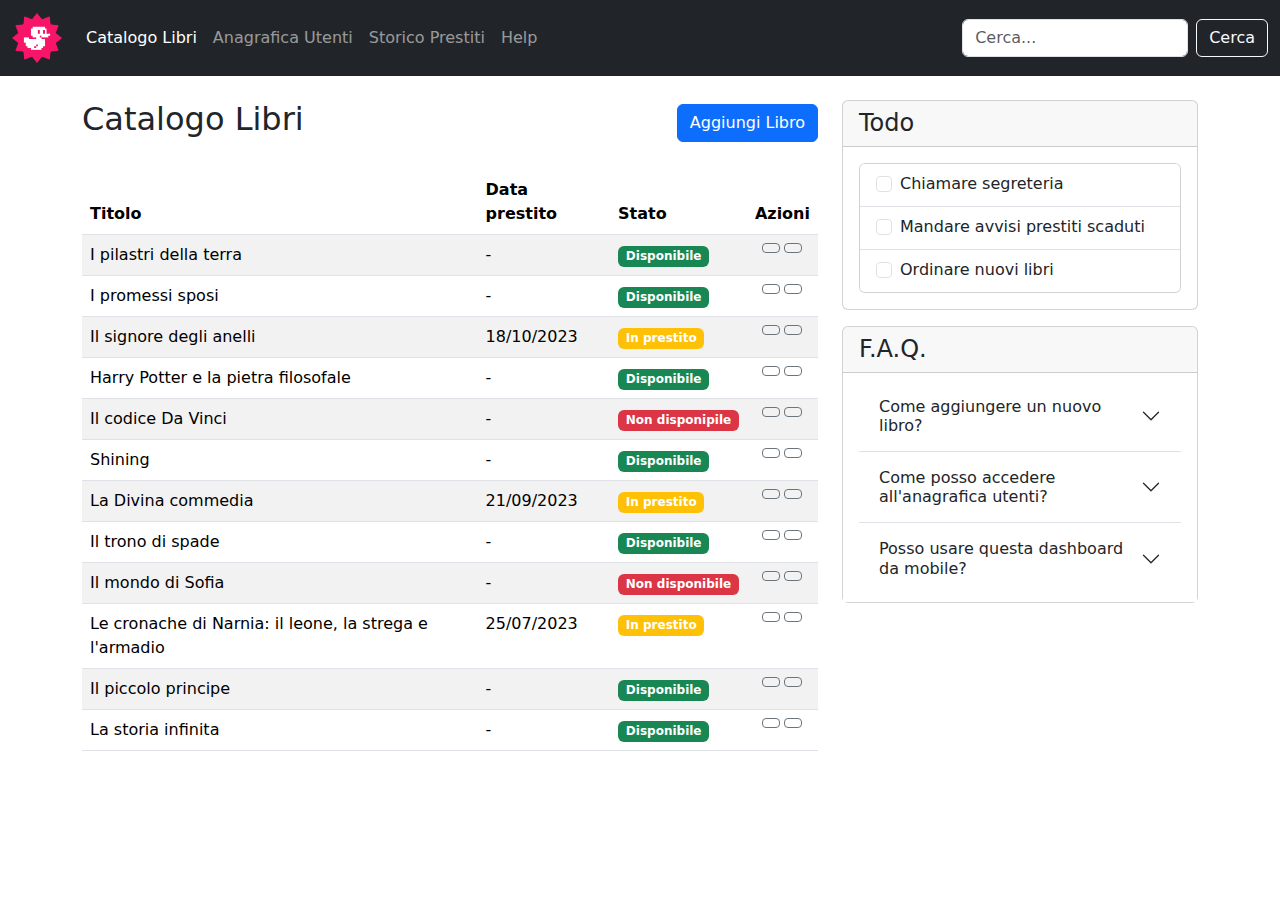
<file: index.html>
<!doctype html>
<html lang="en">
    <head>
        <meta charset="utf-8">
        <meta name="viewport" content="width=device-width, initial-scale=1">
        <title>Bootstrap Dashboard</title>
        <link rel="stylesheet" href="css/style.css">
        <link rel="stylesheet" href="https://cdnjs.cloudflare.com/ajax/libs/font-awesome/6.7.1/css/all.min.css" integrity="sha512-5Hs3dF2AEPkpNAR7UiOHba+lRSJNeM2ECkwxUIxC1Q/FLycGTbNapWXB4tP889k5T5Ju8fs4b1P5z/iB4nMfSQ==" crossorigin="anonymous" referrerpolicy="no-referrer" />
        <link href="https://cdn.jsdelivr.net/npm/bootstrap@5.3.3/dist/css/bootstrap.min.css" rel="stylesheet" integrity="sha384-QWTKZyjpPEjISv5WaRU9OFeRpok6YctnYmDr5pNlyT2bRjXh0JMhjY6hW+ALEwIH" crossorigin="anonymous">
    </head>
    <body>
        <header class="z-3 position-sticky top-0 start-0">
            <nav class="navbar navbar-expand-lg navbar-dark bg-dark">
                <div class="container-fluid">
                    <a class="navbar-brand" href="#">
                        <img src="img/duck.png" alt="logo" id="logo">
                    </a>
                    <button class="navbar-toggler" type="button" data-bs-toggle="collapse" data-bs-target="#navbarNav" aria-controls="navbarNav" aria-expanded="false" aria-label="Toggle navigation">
                    <span class="navbar-toggler-icon"></span>
                    </button>
                    <div class="collapse navbar-collapse" id="navbarNav">
                        <ul class="navbar-nav me-auto">
                            <li class="nav-item">
                                <a class="nav-link active" aria-current="page" href="#">Catalogo Libri</a>
                            </li>
                            <li class="nav-item">
                                <a class="nav-link" href="#">Anagrafica Utenti</a>
                            </li>
                            <li class="nav-item">
                                <a class="nav-link" href="#">Storico Prestiti</a>
                            </li>
                            <li class="nav-item">
                                <a class="nav-link" href="#">Help</a>
                            </li>
                        </ul>
                        <form class="d-flex" role="search">
                            <input class="form-control me-2" type="search" placeholder="Cerca..." aria-label="Search">
                            <button class="btn btn-outline-light" type="submit">Cerca</button>
                        </form>
                    </div>
                </div>
            </nav>
        </header>
        <main class="container">
            <div class="row">
                <section class="col-lg-8">
                    <div class="d-flex justify-content-between align-items-center my-4">
                        <h2>Catalogo Libri</h2>
                        <a class="btn btn-primary" role="button" href="new-book.html">Aggiungi Libro</a>
                    </div>
                    <table class="table table-striped">
                        <thead>
                            <tr>
                                <th scope="col">Titolo</th>
                                <th scope="col" class="d-none d-md-table-cell">Data prestito</th>
                                <th scope="col">Stato</th>
                                <th scope="col" class="text-center">Azioni</th>
                            </tr>
                        </thead>
                        <tbody>
                            <tr>
                                <td>I pilastri della terra</td>
                                <td class="d-none d-md-table-cell">-</td>
                                <td><span class="badge text-bg-success">Disponibile</span></td>
                                <td>
                                    <div class="d-flex justify-content-center gap-1">
                                        <button type="button" class="btn btn-outline-secondary btn-sm"><i class="fa-solid fa-pencil"></i></button>
                                        <button type="button" class="btn btn-outline-secondary btn-sm"><i class="fa-solid fa-trash"></i></button>
                                    </div>
                                </td>
                            </tr>
                            <tr>
                                <td>I promessi sposi</td>
                                <td class="d-none d-md-table-cell">-</td>
                                <td><span class="badge text-bg-success">Disponibile</span></td>
                                <td>
                                    <div class="d-flex justify-content-center gap-1">
                                        <button type="button" class="btn btn-outline-secondary btn-sm"><i class="fa-solid fa-pencil"></i></button>
                                        <button type="button" class="btn btn-outline-secondary btn-sm"><i class="fa-solid fa-trash"></i></button>
                                    </div>
                                </td>
                            </tr>
                            <tr>
                                <td>Il signore degli anelli</td>
                                <td class="d-none d-md-table-cell">18/10/2023</td>
                                <td><span class="badge text-white bg-warning">In prestito</span></td>
                                <td>
                                    <div class="d-flex justify-content-center gap-1">
                                        <button type="button" class="btn btn-outline-secondary btn-sm"><i class="fa-solid fa-pencil"></i></button>
                                        <button type="button" class="btn btn-outline-secondary btn-sm"><i class="fa-solid fa-trash"></i></button>
                                    </div>
                                </td>
                            </tr>
                            <tr>
                                <td>Harry Potter e la pietra filosofale</td>
                                <td class="d-none d-md-table-cell">-</td>
                                <td><span class="badge text-bg-success">Disponibile</span></td>
                                <td>
                                    <div class="d-flex justify-content-center gap-1">
                                        <button type="button" class="btn btn-outline-secondary btn-sm"><i class="fa-solid fa-pencil"></i></button>
                                        <button type="button" class="btn btn-outline-secondary btn-sm"><i class="fa-solid fa-trash"></i></button>
                                    </div>
                                </td>
                            </tr>
                            <tr>
                                <td>Il codice Da Vinci</td>
                                <td class="d-none d-md-table-cell">-</td>
                                <td><span class="badge text-bg-danger">Non disponipile</span></td>
                                <td>
                                    <div class="d-flex justify-content-center gap-1">
                                        <button type="button" class="btn btn-outline-secondary btn-sm"><i class="fa-solid fa-pencil"></i></button>
                                        <button type="button" class="btn btn-outline-secondary btn-sm"><i class="fa-solid fa-trash"></i></button>
                                    </div>
                                </td>
                            </tr>
                            <tr>
                                <td>Shining</td>
                                <td class="d-none d-md-table-cell">-</td>
                                <td><span class="badge text-bg-success">Disponibile</span></td>
                                <td>
                                    <div class="d-flex justify-content-center gap-1">
                                        <button type="button" class="btn btn-outline-secondary btn-sm"><i class="fa-solid fa-pencil"></i></button>
                                        <button type="button" class="btn btn-outline-secondary btn-sm"><i class="fa-solid fa-trash"></i></button>
                                    </div>
                                </td>
                            </tr>
                            <tr>
                                <td>La Divina commedia</td>
                                <td class="d-none d-md-table-cell">21/09/2023</td>
                                <td><span class="badge text-white bg-warning">In prestito</span></td>
                                <td>
                                    <div class="d-flex justify-content-center gap-1">
                                        <button type="button" class="btn btn-outline-secondary btn-sm"><i class="fa-solid fa-pencil"></i></button>
                                        <button type="button" class="btn btn-outline-secondary btn-sm"><i class="fa-solid fa-trash"></i></button>
                                    </div>
                                </td>
                            </tr>
                            <tr>
                                <td>Il trono di spade</td>
                                <td class="d-none d-md-table-cell">-</td>
                                <td><span class="badge text-bg-success">Disponibile</span></td>
                                <td>
                                    <div class="d-flex justify-content-center gap-1">
                                        <button type="button" class="btn btn-outline-secondary btn-sm"><i class="fa-solid fa-pencil"></i></button>
                                        <button type="button" class="btn btn-outline-secondary btn-sm"><i class="fa-solid fa-trash"></i></button>
                                    </div>
                                </td>
                            </tr>
                            <tr>
                                <td>Il mondo di Sofia</td>
                                <td class="d-none d-md-table-cell">-</td>
                                <td><span class="badge text-bg-danger">Non disponibile</span></td>
                                <td>
                                    <div class="d-flex justify-content-center gap-1">
                                        <button type="button" class="btn btn-outline-secondary btn-sm"><i class="fa-solid fa-pencil"></i></button>
                                        <button type="button" class="btn btn-outline-secondary btn-sm"><i class="fa-solid fa-trash"></i></button>
                                    </div>
                                </td>
                            </tr>
                            <tr>
                                <td>Le cronache di Narnia: il leone, la strega e l'armadio</td>
                                <td class="d-none d-md-table-cell">25/07/2023</td>
                                <td><span class="badge text-white bg-warning">In prestito</span></td>
                                <td>
                                    <div class="d-flex justify-content-center gap-1">
                                        <button type="button" class="btn btn-outline-secondary btn-sm"><i class="fa-solid fa-pencil"></i></button>
                                        <button type="button" class="btn btn-outline-secondary btn-sm"><i class="fa-solid fa-trash"></i></button>
                                    </div>
                                </td>
                            </tr>
                            <tr>
                                <td>Il piccolo principe</td>
                                <td class="d-none d-md-table-cell">-</td>
                                <td><span class="badge text-bg-success">Disponibile</span></td>
                                <td>
                                    <div class="d-flex justify-content-center gap-1">
                                        <button type="button" class="btn btn-outline-secondary btn-sm"><i class="fa-solid fa-pencil"></i></button>
                                        <button type="button" class="btn btn-outline-secondary btn-sm"><i class="fa-solid fa-trash"></i></button>
                                    </div>
                                </td>
                            </tr>
                            <tr>
                                <td>La storia infinita</td>
                                <td class="d-none d-md-table-cell">-</td>
                                <td><span class="badge text-bg-success">Disponibile</span></td>
                                <td>
                                    <div class="d-flex justify-content-center gap-1">
                                        <button type="button" class="btn btn-outline-secondary btn-sm"><i class="fa-solid fa-pencil"></i></button>
                                        <button type="button" class="btn btn-outline-secondary btn-sm"><i class="fa-solid fa-trash"></i></button>
                                    </div>
                                </td>
                            </tr>
                        </tbody>
                    </table>
                </section>
                <section class="col-lg-4">
                    <div class="card mt-lg-4">
                        <h4 class="card-header">Todo</h4>
                        <div class="card m-3">
                            <ul class="list-group list-group-flush">
                                <li class="list-group-item">
                                    <div class="form-check">
                                        <input class="form-check-input" type="checkbox" value="" id="flexCheckDefault">
                                        <label class="form-check-label" for="flexCheckDefault">
                                            Chiamare segreteria
                                        </label>
                                    </div>
                                </li>
                                <li class="list-group-item">
                                    <div class="form-check">
                                        <input class="form-check-input" type="checkbox" value="" id="flexCheckDefault">
                                        <label class="form-check-label" for="flexCheckDefault">
                                            Mandare avvisi prestiti scaduti
                                        </label>
                                    </div>
                                </li>
                                <li class="list-group-item">
                                    <div class="form-check">
                                        <input class="form-check-input" type="checkbox" value="" id="flexCheckDefault">
                                        <label class="form-check-label" for="flexCheckDefault">
                                            Ordinare nuovi libri
                                        </label>
                                    </div>
                                </li>
                            </ul>
                        </div>   
                    </div>
                    <div class="card my-3">
                        <h4 class="card-header">F.A.Q.</h4>
                        <div>
                            <ul class="list-group list-group-flush">
                                <li class="list-group-item">
                                    <div class="accordion accordion-flush" id="accordionFlushExample">
                                        <div class="accordion-item">
                                            <h2 class="accordion-header">
                                                <button class="accordion-button collapsed" type="button" data-bs-toggle="collapse" data-bs-target="#flush-collapseOne" aria-expanded="false" aria-controls="flush-collapseOne">
                                                    Come aggiungere un nuovo libro?
                                                </button>
                                            </h2>
                                            <div id="flush-collapseOne" class="accordion-collapse collapse" data-bs-parent="#accordionFlushExample">
                                                <div class="accordion-body">Lorem ipsum dolor sit amet consectetur adipisicing elit. Dolore modi libero animi cum quia dolor a vitae doloribus aut neque labore eius praesentium, nulla suscipit sunt ea fuga perferendis! Facere!</div>
                                            </div>
                                        </div>
                                        <div class="accordion-item">
                                            <h2 class="accordion-header">
                                                <button class="accordion-button collapsed" type="button" data-bs-toggle="collapse" data-bs-target="#flush-collapseTwo" aria-expanded="false" aria-controls="flush-collapseTwo">
                                                    Come posso accedere all'anagrafica utenti?
                                                </button>
                                            </h2>
                                            <div id="flush-collapseTwo" class="accordion-collapse collapse" data-bs-parent="#accordionFlushExample">
                                                <div class="accordion-body">Lorem ipsum dolor sit amet consectetur adipisicing elit. Debitis dolores facere ratione aliquam ipsam minus. Sint officiis, qui, amet sunt voluptas asperiores numquam reprehenderit at velit odit a. Officia, excepturi?</div>
                                            </div>
                                        </div>
                                        <div class="accordion-item">
                                            <h2 class="accordion-header">
                                                <button class="accordion-button collapsed" type="button" data-bs-toggle="collapse" data-bs-target="#flush-collapseThree" aria-expanded="false" aria-controls="flush-collapseThree">
                                                    Posso usare questa dashboard da mobile?
                                                </button>
                                            </h2>
                                            <div id="flush-collapseThree" class="accordion-collapse collapse" data-bs-parent="#accordionFlushExample">
                                                <div class="accordion-body">Lorem ipsum dolor sit amet consectetur, adipisicing elit. Quae nostrum quia ullam hic rem. Dolorum nobis praesentium vero accusantium doloremque modi eum tempore nihil commodi, explicabo, maxime quidem temporibus. Voluptates!</div>
                                            </div>
                                        </div>
                                    </div>
                                </li>
                            </ul>
                        </div>   
                    </div>
                </section>
            </div>
        </main>
        <script src="https://cdn.jsdelivr.net/npm/bootstrap@5.3.3/dist/js/bootstrap.bundle.min.js" integrity="sha384-YvpcrYf0tY3lHB60NNkmXc5s9fDVZLESaAA55NDzOxhy9GkcIdslK1eN7N6jIeHz" crossorigin="anonymous"></script>
    </body>
</html>
</file>
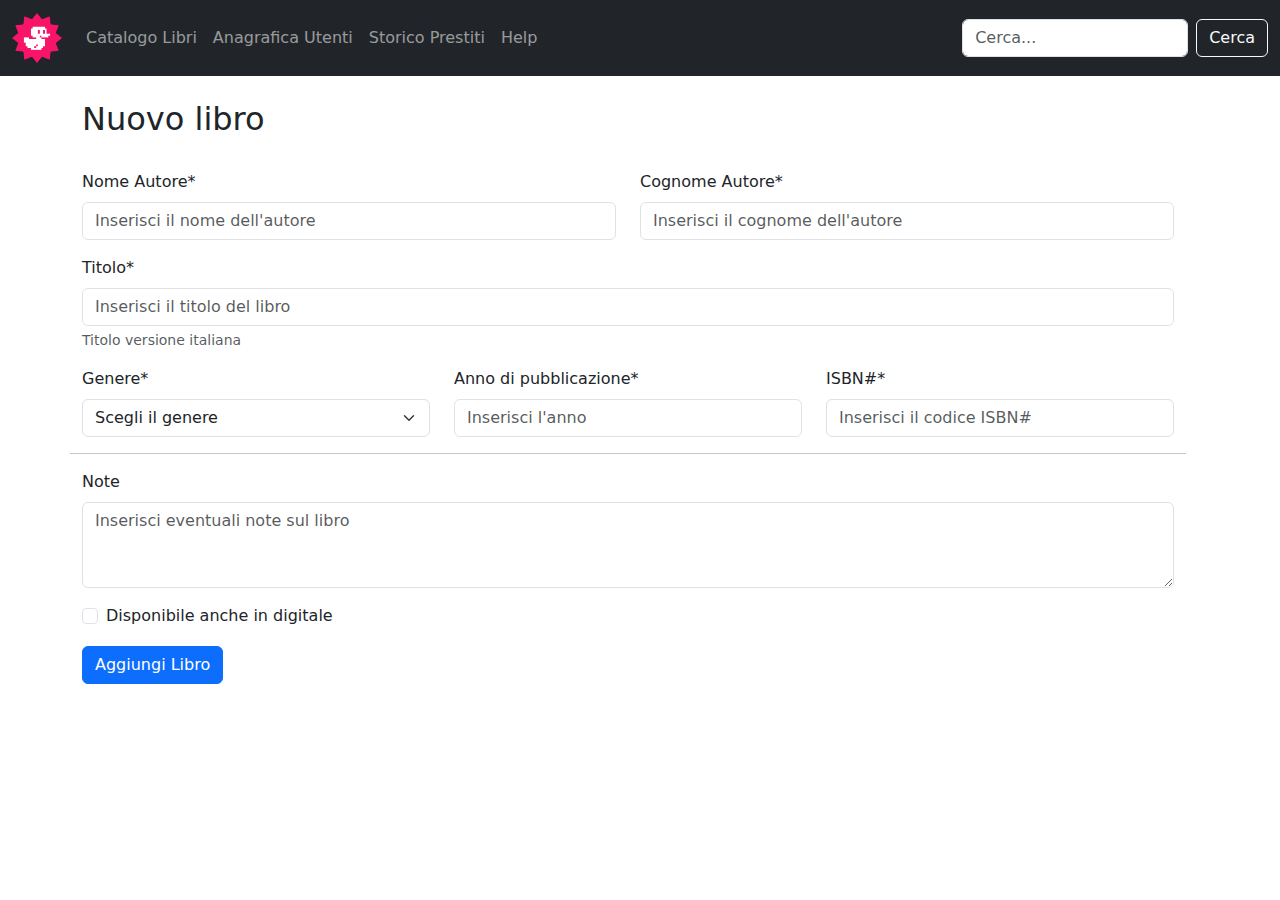
<file: new-book.html>
<!doctype html>
<html lang="en">
    <head>
        <meta charset="utf-8">
        <meta name="viewport" content="width=device-width, initial-scale=1">
        <title>Bootstrap Dashboard</title>
        <link rel="stylesheet" href="css/style.css">
        <link rel="stylesheet" href="https://cdnjs.cloudflare.com/ajax/libs/font-awesome/6.7.1/css/all.min.css" integrity="sha512-5Hs3dF2AEPkpNAR7UiOHba+lRSJNeM2ECkwxUIxC1Q/FLycGTbNapWXB4tP889k5T5Ju8fs4b1P5z/iB4nMfSQ==" crossorigin="anonymous" referrerpolicy="no-referrer" />
        <link href="https://cdn.jsdelivr.net/npm/bootstrap@5.3.3/dist/css/bootstrap.min.css" rel="stylesheet" integrity="sha384-QWTKZyjpPEjISv5WaRU9OFeRpok6YctnYmDr5pNlyT2bRjXh0JMhjY6hW+ALEwIH" crossorigin="anonymous">
    </head>
    <body>
        <header class="z-3 position-sticky top-0 start-0">
            <nav class="navbar navbar-expand-lg navbar-dark bg-dark">
                <div class="container-fluid">
                    <a class="navbar-brand" href="#">
                        <img src="img/duck.png" alt="logo" id="logo">
                    </a>
                    <button class="navbar-toggler" type="button" data-bs-toggle="collapse" data-bs-target="#navbarNav" aria-controls="navbarNav" aria-expanded="false" aria-label="Toggle navigation">
                    <span class="navbar-toggler-icon"></span>
                    </button>
                    <div class="collapse navbar-collapse" id="navbarNav">
                        <ul class="navbar-nav me-auto">
                            <li class="nav-item">
                                <a class="nav-link" aria-current="page" href="index.html">Catalogo Libri</a>
                            </li>
                            <li class="nav-item">
                                <a class="nav-link" href="#">Anagrafica Utenti</a>
                            </li>
                            <li class="nav-item">
                                <a class="nav-link" href="#">Storico Prestiti</a>
                            </li>
                            <li class="nav-item">
                                <a class="nav-link" href="#">Help</a>
                            </li>
                        </ul>
                        <form class="d-flex" role="search">
                            <input class="form-control me-2" type="search" placeholder="Cerca..." aria-label="Search">
                            <button class="btn btn-outline-light" type="submit">Cerca</button>
                        </form>
                    </div>
                </div>
            </nav>
        </header>
        <main class="container">
            <div class="row">
                    <div class="d-flex justify-content-between my-4">
                        <h2>Nuovo libro</h2>
                    </div>
                    <form class="row">
                        <div class="col mb-3">
                            <label for="nome" class="form-label">Nome Autore*</label>
                            <input type="text" class="form-control" id="nome" placeholder="Inserisci il nome dell'autore" aria-label="Inserisci il nome dell'autore" required>
                        </div>
                        <div class="col mb-3">
                            <label for="cognome" class="form-label">Cognome Autore*</label>
                            <input type="text" class="form-control" id="cognome" placeholder="Inserisci il cognome dell'autore" aria-label="Inserisci il cognome dell'autore" required>
                        </div>
                        <div class="mb-3">
                            <label for="inputTitol" class="form-label">Titolo*</label>
                            <input type="text" id="inputTitol" class="form-control" placeholder="Inserisci il titolo del libro" aria-describedby="titolHelpBlock" required>
                            <div id="titolHelpBlock" class="form-text">
                                Titolo versione italiana
                            </div>
                        </div>
                        <div class="col-lg-4 mb-3">
                            <label for="genere" class="form-label">Genere*</label>
                            <select class="form-select" id="genere" aria-label="Default select example" required>
                                <option selected>Scegli il genere</option>
                                <option value="1">Fantasy</option>
                                <option value="2">Thriller</option>
                                <option value="3">Romance</option>
                            </select>
                        </div>
                        <div class="col-lg-4 mb-3">
                            <label for="inputDate" class="form-label">Anno di pubblicazione*</label>
                            <input type="text" class="form-control" id="inputDate" placeholder="Inserisci l'anno" aria-label="Inserisci l'anno" required>
                        </div>
                        <div class="col-lg-4 mb-3">
                            <label for="inputIban" class="form-label">ISBN#*</label>
                            <input type="text" class="form-control" id="inputIban" placeholder="Inserisci il codice ISBN#" aria-label="Inserisci il codice ISBN#" required>
                        </div>
                        <hr>
                        <div class="mb-3">
                            <label for="FormControlTextarea1" class="form-label">Note</label>
                            <textarea class="form-control" id="FormControlTextarea1" placeholder="Inserisci eventuali note sul libro" rows="3"></textarea>
                        </div>
                        <div class="mb-3">
                            <div class="form-check">
                                <input class="form-check-input" type="checkbox" id="gridCheck">
                                <label class="form-check-label" for="gridCheck">
                                    Disponibile anche in digitale
                                </label>
                            </div>
                        </div>
                        <div>
                            <button type="submit" class="btn btn-primary">Aggiungi Libro</button>
                        </div>
                    </form>
            </div>
        </main>
        <script src="https://cdn.jsdelivr.net/npm/bootstrap@5.3.3/dist/js/bootstrap.bundle.min.js" integrity="sha384-YvpcrYf0tY3lHB60NNkmXc5s9fDVZLESaAA55NDzOxhy9GkcIdslK1eN7N6jIeHz" crossorigin="anonymous"></script>
    </body>
</html>
</file>
<file: css/style.css>
#logo{
    height: 50px;
}
</file>
